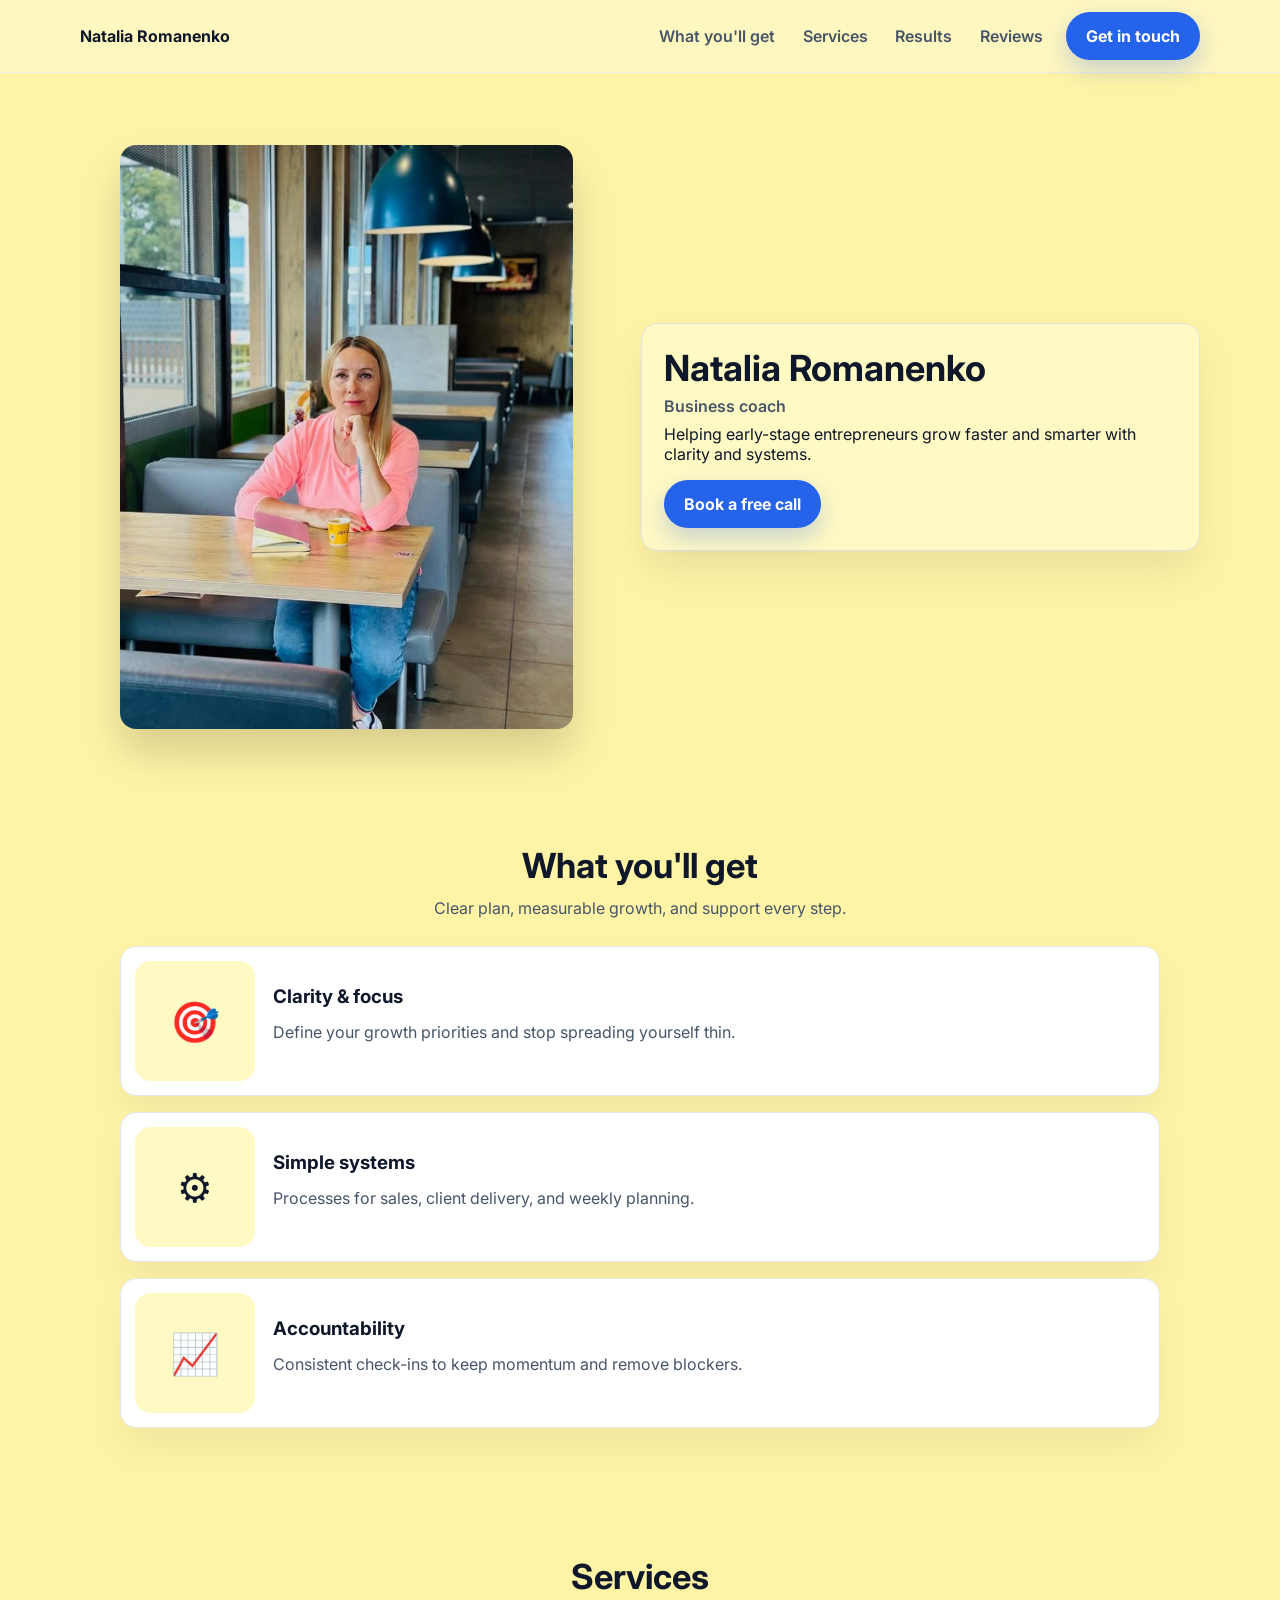
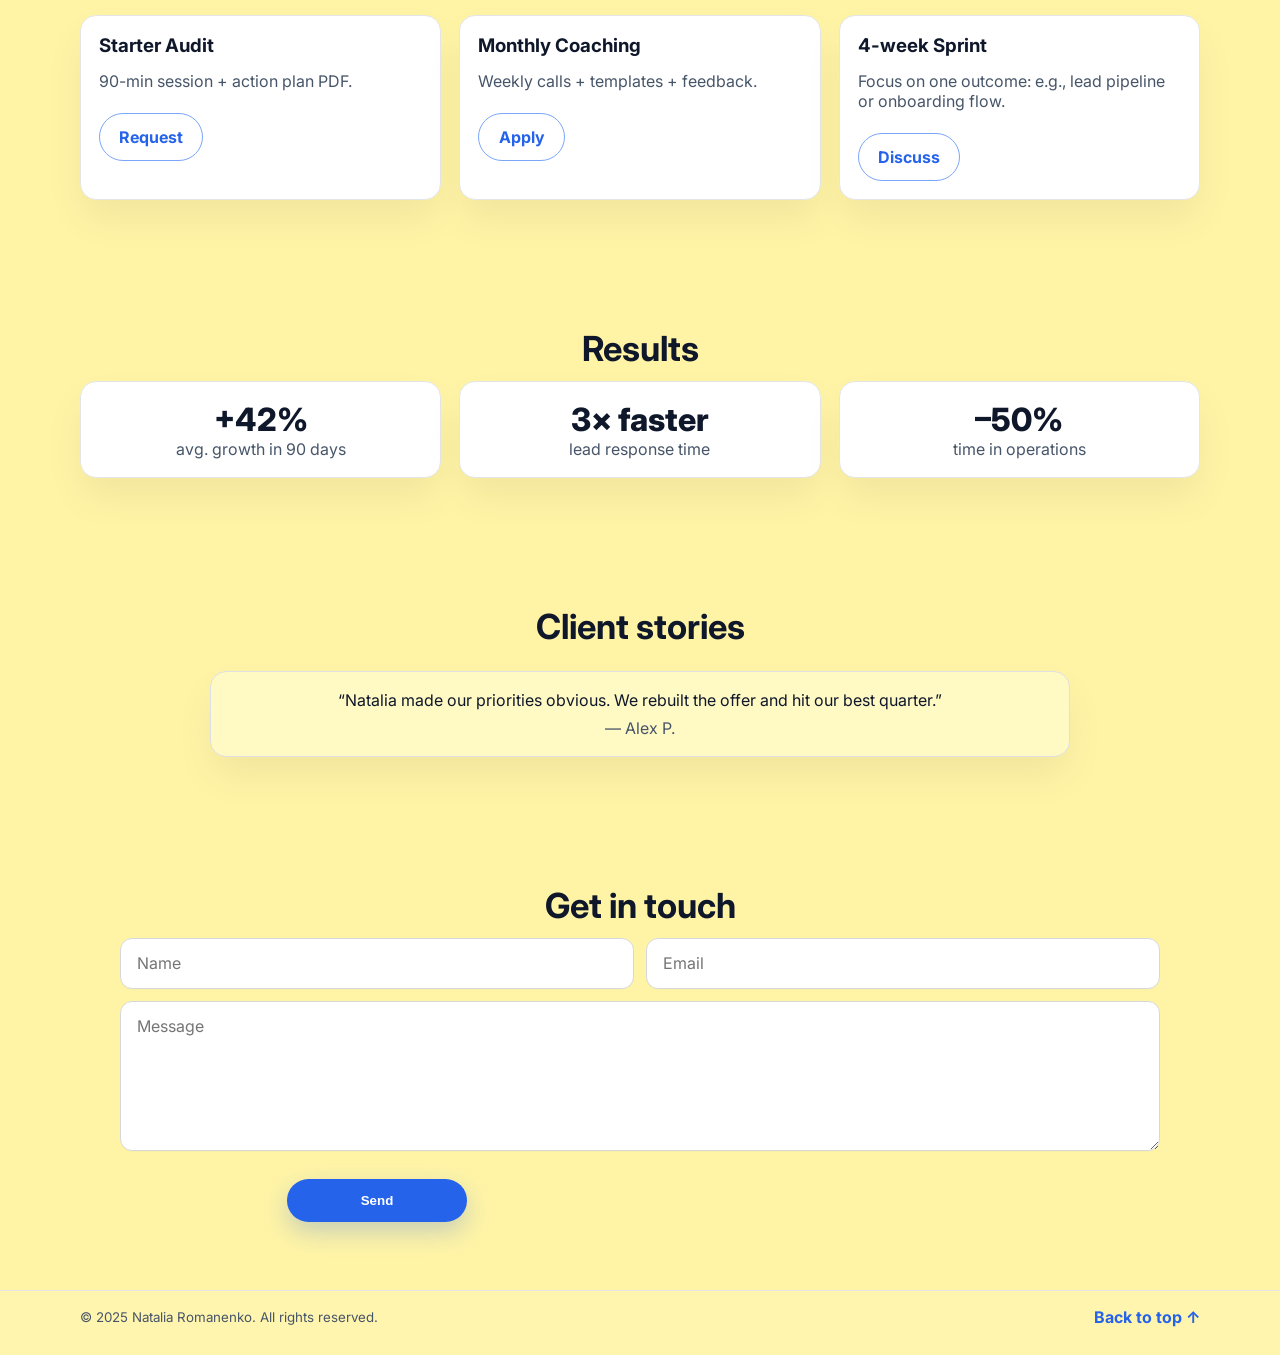
<file: public/index.html>
<!DOCTYPE html>
<html lang="en">
  <head>
    <meta charset="UTF-8" />
    <meta name="viewport" content="width=device-width, initial-scale=1" />
    <title>Natalia Romanenko — Business Coach</title>
    <link rel="preconnect" href="https://fonts.googleapis.com" />
    <link rel="preconnect" href="https://fonts.gstatic.com" crossorigin />
    <link
      href="https://fonts.googleapis.com/css2?family=Inter:wght@400;500;600;700&display=swap"
      rel="stylesheet"
    />
    <link rel="stylesheet" href="css/styles.css" />
  </head>
  <body>
    <!-- ===== Header ===== -->
    <header class="site-header">
      <div class="container header-inner">
        <div class="brand">Natalia Romanenko</div>
        <nav class="nav">
          <a class="nav-link" href="#benefits">What you'll get</a>
          <a class="nav-link" href="#services">Services</a>
          <a class="nav-link" href="#results">Results</a>
          <a class="nav-link" href="#reviews">Reviews</a>
          <a class="btn btn--primary" href="#contact">Get in touch</a>
        </nav>
      </div>
    </header>

    <main>
      <!-- ===== Hero ===== -->
      <section id="top" class="hero">
        <div class="container hero-grid">
          <figure class="hero-media">
            <img src="pic/example1.png" alt="Natalia Romanenko" class="hero-img" />
          </figure>

          <div class="hero-card">
            <h1 class="hero-title">Natalia Romanenko</h1>
            <p class="hero-sub">Business coach</p>
            <p class="hero-text">
              Helping early-stage entrepreneurs grow faster and smarter with
              clarity and systems.
            </p>
            <a href="#contact" class="btn btn--primary">Book a free call</a>
          </div>
        </div>
      </section>

      <!-- ===== What you'll get (vertical list) ===== -->
      <section id="benefits" class="section benefits">
        <div class="container">
          <h2 class="section-title">What you'll get</h2>
          <p class="section-sub">
            Clear plan, measurable growth, and support every step.
          </p>

          <ul class="benefits-list">
            <li class="benefit">
              <div class="benefit-icon" aria-hidden="true">🎯</div>
              <div class="benefit-body">
                <h3 class="benefit-title">Clarity &amp; focus</h3>
                <p class="benefit-brief">
                  Define your growth priorities and stop spreading yourself
                  thin.
                </p>
                <div class="benefit-more">
                  A 90-day roadmap broken into weekly outcomes. You always know
                  what to do next.
                </div>
              </div>
            </li>

            <li class="benefit">
              <div class="benefit-icon" aria-hidden="true">⚙️</div>
              <div class="benefit-body">
                <h3 class="benefit-title">Simple systems</h3>
                <p class="benefit-brief">
                  Processes for sales, client delivery, and weekly planning.
                </p>
                <div class="benefit-more">
                  Lightweight checklists and templates so work scales without
                  chaos or burnout.
                </div>
              </div>
            </li>

            <li class="benefit">
              <div class="benefit-icon" aria-hidden="true">📈</div>
              <div class="benefit-body">
                <h3 class="benefit-title">Accountability</h3>
                <p class="benefit-brief">
                  Consistent check-ins to keep momentum and remove blockers.
                </p>
                <div class="benefit-more">
                  Short weekly reviews and adjustments to keep you shipping and
                  improving.
                </div>
              </div>
            </li>
          </ul>
        </div>
      </section>

      <!-- ===== Services ===== -->
      <section id="services" class="section services">
        <div class="container">
          <h2 class="section-title">Services</h2>

          <div class="cards-3">
            <article class="card">
              <h3 class="card-title">Starter Audit</h3>
              <p class="card-text">90-min session + action plan PDF.</p>
              <a href="#contact" class="btn btn--primary-outline">Request</a>
            </article>

            <article class="card">
              <h3 class="card-title">Monthly Coaching</h3>
              <p class="card-text">Weekly calls + templates + feedback.</p>
              <a href="#contact" class="btn btn--primary-outline">Apply</a>
            </article>

            <article class="card">
              <h3 class="card-title">4-week Sprint</h3>
              <p class="card-text">
                Focus on one outcome: e.g., lead pipeline or onboarding flow.
              </p>
              <a href="#contact" class="btn btn--primary-outline">Discuss</a>
            </article>
          </div>
        </div>
      </section>

      <!-- ===== Results ===== -->
      <section id="results" class="section results">
        <div class="container">
          <h2 class="section-title">Results</h2>

          <div class="stats">
            <div class="stat">
              <div class="stat-num">+42%</div>
              <div class="stat-sub">avg. growth in 90 days</div>
            </div>
            <div class="stat">
              <div class="stat-num">3× faster</div>
              <div class="stat-sub">lead response time</div>
            </div>
            <div class="stat">
              <div class="stat-num">–50%</div>
              <div class="stat-sub">time in operations</div>
            </div>
          </div>
        </div>
      </section>

      <!-- ===== Client stories (carousel 1-by-1) ===== -->
      <section id="reviews" class="section reviews">
        <div class="container">
          <h2 class="section-title">Client stories</h2>

          <blockquote class="quote" id="quote">
            <p class="quote-text">
              “We cut meeting time in half and tripled lead response speed in 6
              weeks.”
            </p>
            <footer class="quote-cap">— Sergey M.</footer>
          </blockquote>
        </div>
      </section>

      <!-- ===== Contact ===== -->
      <section id="contact" class="section contact">
        <div class="container">
          <h2 class="section-title">Get in touch</h2>

          <form class="contact-form" action="#">
            <input type="text" placeholder="Name" name="name" />
            <input type="email" placeholder="Email" name="email" />
            <textarea rows="6" placeholder="Message" name="message"></textarea>
            <button type="submit" class="btn btn--primary is-centered">
              Send
            </button>
          </form>
        </div>
      </section>
    </main>

    <!-- ===== Footer ===== -->
    <footer class="footer">
      <div class="container footer-inner">
        <small>© 2025 Natalia Romanenko. All rights reserved.</small>
        <a class="top-link" href="#top">Back to top ↑</a>
      </div>
    </footer>

    <script src="js/main.js" defer></script>
  </body>
</html>
</file>
<file: public/css/styles.css>
:root{
  /* Палитра (светлая) */
  --bg: #fff4a6;            /* тёплый светло-жёлтый фон */
  --surface: #fff9c4;       /* светлая подложка секций/элементов */
  --text: #0f172a;          /* почти-чёрный */
  --muted: #475569;         /* вторичный текст */
  --primary: #2563eb;       /* синий */
  --primary-2: #1e40af;     /* тёмно-синий для hover */
  --ring: rgba(16,33,42,.08);
  --radius: 16px;

  --container: 1120px;
}

/* Сброс и база */
*,
*::before,*::after{ box-sizing: border-box; }
html{ scroll-behavior: smooth; }
body{
  margin: 0;
  font-family: 'Inter', system-ui, -apple-system, Segoe UI, Roboto, Arial, sans-serif;
  color: var(--text);
  background: var(--bg);

  /* Плавное появление всего сайта */
  opacity: 0;
  transform: translateY(8px);
  animation: siteFade .5s ease-out forwards;
}
@keyframes siteFade{
  to{ opacity:1; transform: none; }
}

img{ max-width: 100%; height: auto; display: block; }

/* Контейнер и секции */
.container{
  width: min(100% - 32px, var(--container));
  margin-inline: auto;
}
.section{ padding: 64px 0; }
.section-title{
  text-align: center;
  margin: 0 0 12px;
  font-size: clamp(24px, 2.7vw, 36px);
}
.section-sub{
  text-align: center;
  color: var(--muted);
  margin: 0 0 28px;
}

/* Кнопки */
.btn{
  display: inline-flex;
  align-items: center;
  justify-content: center;
  gap: .5rem;
  padding: .8rem 1.2rem;
  border-radius: 999px;
  font-weight: 700;
  text-decoration: none;
  cursor: pointer;
  transition: transform .15s ease, background .2s ease, box-shadow .2s ease, color .2s ease, border-color .2s ease;
}
.btn--primary{
  color: #fff;
  background: var(--primary);
  box-shadow: 0 10px 24px rgba(37,99,235,.25);
  border: 1px solid transparent;
}
.btn--primary:hover{
  background: var(--primary-2);
  transform: translateY(-1px);
  box-shadow: 0 14px 30px rgba(37,99,235,.28);
}
.btn--primary-outline{
  color: var(--primary);
  background: #fff;
  border: 1px solid color-mix(in oklab, var(--primary) 60%, #fff);
}
.btn--primary-outline:hover{
  color: #fff;
  background: var(--primary);
  border-color: var(--primary);
  transform: translateY(-1px);
  box-shadow: 0 10px 24px rgba(37,99,235,.18);
}
.btn.is-centered{ margin: 16px auto 4px; display:block; width: 180px; }

/* ===== Header ===== */
.site-header{
  position: sticky; top: 0; z-index: 50;
  background: color-mix(in oklab, var(--bg) 72%, #fff);
  border-bottom: 1px solid color-mix(in oklab, var(--text) 8%, #fff);
  backdrop-filter: blur(6px);
}
.header-inner{
  display: flex; align-items: center; justify-content: space-between;
  padding: .75rem 0;
}
.brand{ font-weight: 700; }
.nav{ display: flex; align-items:center; gap: 18px; }
.nav-link{
  text-decoration: none; color: var(--muted); font-weight: 600;
  padding: .35rem .3rem; border-radius: 10px;
}
.nav-link:hover{ color: var(--text); }

/* ===== Hero ===== */
.hero{ padding: 56px 0 36px; }
.hero-grid{
  display: grid; gap: 28px;
  grid-template-columns: 1fr 1.05fr;
  align-items: center;
}
.hero-media{   display: flex;
  align-items: center;
  justify-content: center; }
.hero-img{
  width: 100%;
  max-width: 520px;              /* картинка немного меньше */
  border-radius: var(--radius);
  box-shadow: 0 24px 44px rgba(0,0,0,.16);
}
.hero-card{
  border: 1px solid color-mix(in oklab, var(--text) 12%, #fff);
  border-radius: var(--radius);
  background: var(--surface);
  padding: 22px 22px 22px;
  box-shadow: 0 22px 42px rgba(0,0,0,.08);
}
.hero-title{ margin: 0 0 6px; font-size: clamp(28px, 3vw, 36px); }
.hero-sub{ margin: 0 0 8px; color: var(--muted); font-weight: 600; }
.hero-text{ margin: 0 0 16px; }

/* Адаптив hero */
@media (max-width: 980px){
  .hero-grid{ grid-template-columns: 1fr; }
  .hero-media{ order: -1; }
  .hero-img{ margin-inline: auto; }
}

/* ===== Benefits (vertical list + interactive) ===== */
.benefits-list{
  list-style: none; padding: 0; margin: 16px auto 0;
  display: grid; gap: 16px; max-width: 1040px;
}
.benefit{
  display: grid; grid-template-columns: 120px 1fr;
  gap: 18px;
  align-items: center;
  background: #fff;
  border-radius: var(--radius);
  border: 1px solid color-mix(in oklab, var(--text) 10%, #fff);
  box-shadow: 0 20px 38px rgba(0,0,0,.06);
  padding: 14px;
  transition: transform .15s ease, box-shadow .2s ease, border-color .2s ease;
}
.benefit:hover{
  transform: translateY(-1px);
  border-color: color-mix(in oklab, var(--text) 16%, #fff);
  box-shadow: 0 24px 44px rgba(0,0,0,.08);
}
.benefit-icon{
  width: 120px; height: 120px; border-radius: 16px;
  display: grid; place-items: center;
  font-size: 40px; background: var(--surface);
  transition: transform .2s ease;
}
.benefit:hover .benefit-icon{ transform: scale(1.08); }
.benefit-body{ display: grid;
  gap: .5rem; }
.benefit-title{ margin: 0 0 6px; }
.benefit-brief{ margin: 0 0 8px; color: var(--muted); }

/* «Подробнее»: плавное раскрытие по hover */
.benefit-more{
  color: var(--muted);
  line-height: 1.5;
  max-height: 0;
  overflow: hidden;
  opacity: 0;
  transform-origin: top;
  transform: scaleY(.98);
  transition: max-height .35s ease, opacity .25s ease, transform .35s ease;
}
.benefit:hover .benefit-more{
  max-height: 140px;
  opacity: 1;
  transform: scaleY(1);
}

@media (max-width: 640px){
  .benefit{ grid-template-columns: 90px 1fr; }
  .benefit-icon{ width: 90px; height: 90px; font-size: 32px; }
}

/* ===== Services ===== */
.cards-3{
  display: grid; gap: 18px;
  grid-template-columns: repeat(3, 1fr);
  margin-top: 18px;
}
.card{
  background: #fff;
  border-radius: var(--radius);
  border: 1px solid color-mix(in oklab, var(--text) 10%, #fff);
  box-shadow: 0 20px 38px rgba(0,0,0,.06);
  padding: 18px;
  display: grid; gap: 10px;
  align-content: start;
}
.card-title{ margin: 0 0 4px; }
.card-text{ color: var(--muted); margin: 0 0 12px; }
.card .btn{ justify-self: start; }

@media (max-width: 900px){
  .cards-3{ grid-template-columns: 1fr; }
}

/* ===== Results ===== */
.stats{
  display: grid; gap: 18px;
  grid-template-columns: repeat(3, 1fr);
  margin-top: 8px;
}
.stat{
  text-align: center;
  background: #fff;
  border-radius: var(--radius);
  border: 1px solid color-mix(in oklab, var(--text) 10%, #fff);
  box-shadow: 0 20px 38px rgba(0,0,0,.06);
  padding: 18px 12px;
}
.stat-num{ font-weight: 800; font-size: clamp(24px, 3vw, 32px); }
.stat-sub{ color: var(--muted); }

@media (max-width: 900px){
  .stats{ grid-template-columns: 1fr; }
}

/* ===== Client stories (1-by-1, с рамкой + анимации) ===== */
.quote{
  max-width: 860px;
  margin: 24px auto 0;
  padding: 18px 22px;
  border: 1px solid color-mix(in oklab, var(--text) 12%, #fff);
  border-radius: var(--radius);
  background: var(--surface);
  box-shadow: 0 20px 38px rgba(0,0,0,.06);
  color: var(--text);

  /* по умолчанию видимая */
  opacity: 1;
  transform: translateY(0);
}
.quote-text{ text-align: center; margin: 0; }
.quote-cap{ text-align: center; color: var(--muted); margin-top: 8px; }

/* “уходит вниз” */
.quote.slide-up{
  opacity: 0;
  transform: translateY(40px);
  transition: opacity .28s ease, transform .28s ease;
}
.quote.slide-up-active{
  opacity: 1;
  transform: translateY(0);
  transition: opacity .28s ease, transform .28s ease;
}

/* “падает сверху” */
.quote.slide-in{
  opacity: 0;
  transform: translateY(-40px);
  transition: opacity .28s ease, transform .28s ease;
}
.quote.slide-in-active{
  opacity: 1;
  transform: translateY(0);
  transition: opacity .28s ease, transform .28s ease;
}

/* ===== Contact ===== */
.contact-form{
  max-width: 1040px;      /* ограничиваем ширину формы */
  margin: 0 auto;
  display: grid; gap: 12px;
  grid-template-columns: 1fr 1fr;
}
.contact-form textarea{ grid-column: 1 / -1; }
.contact-form input,
.contact-form textarea{
  width: 100%;
  padding: .9rem 1rem;
  border: 1px solid color-mix(in oklab, var(--text) 15%, #fff);
  border-radius: 12px;
  background: #fff;
  outline: none; font: inherit;
  box-shadow: 0 1px 0 rgba(16,33,42,.02);
}
.contact-form input:focus,
.contact-form textarea:focus{
  border-color: var(--primary);
  box-shadow: 0 0 0 3px var(--ring);
}
@media (max-width: 720px){
  .contact-form{ grid-template-columns: 1fr; }
  .btn.is-centered{ width: 100%; }
}

/* ===== Footer ===== */
.footer{
  border-top: 1px solid color-mix(in oklab, var(--text) 8%, #fff);
  padding: 18px 0 28px;
  color: var(--muted);
  background: color-mix(in oklab, var(--bg) 78%, #fff);
}
.footer-inner{
  display: flex; align-items: center; justify-content: space-between; gap: 12px;
}
.footer .top-link{
  color: var(--primary);
  text-decoration: none; font-weight: 700;
}
.footer .top-link:hover{ text-decoration: underline; }


/* ============ Footer ============ */
.footer{
  border-top: 1px solid color-mix(in oklab, var(--text) 10%, #fff);
  background: color-mix(in oklab, var(--bg) 92%, #fff);
  padding: 16px 0 28px;
  text-align:center;
}
.footer a{ color: var(--primary); text-decoration: none; }
.footer a:hover{ text-decoration: underline; }

/* ============ Responsive ============ */
@media (max-width: 980px){
  .hero{ grid-template-columns: 1fr; }
  .hero__photo{ justify-self: center; }
  .grid3{ grid-template-columns: 1fr; }
  .contact-form{ grid-template-columns: 1fr; }
  .nav-links{ gap: 14px; }
}
</file>
